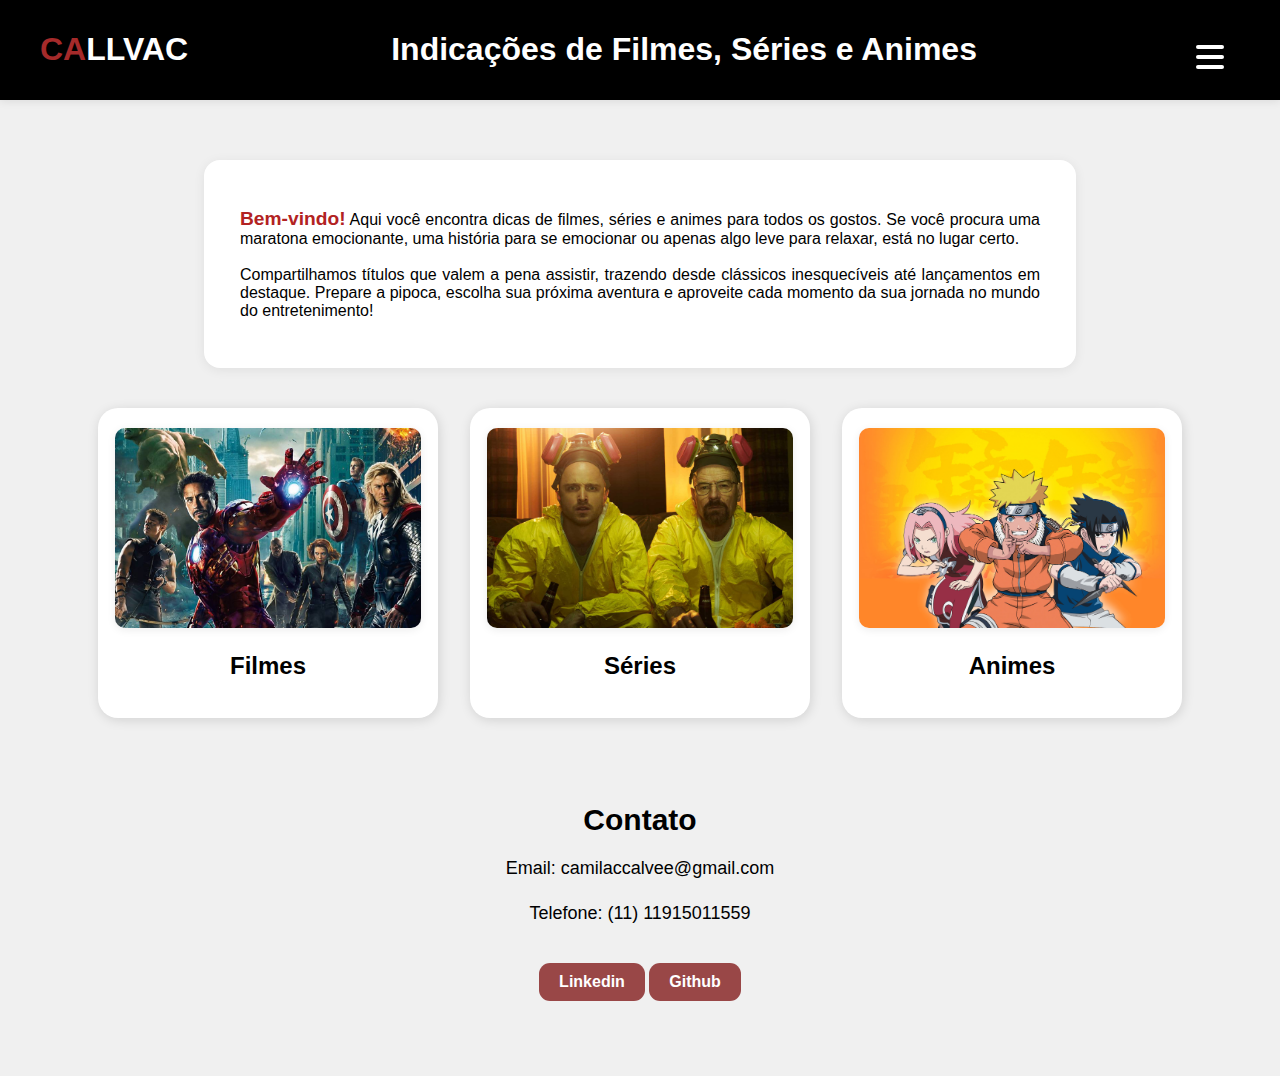
<file: index.html>
<!DOCTYPE html>
<html lang="pt-br">
<head>
    <meta charset="UTF-8">
    <meta name="viewport" content="width=device-width, initial-scale=1.0">
    <title>Página Inicial</title>
    <link rel="stylesheet" href="style.css">
</head>
<body>

    <header>
        <div class="header-content">
            <div class="callvac">
                <h1 class="destaque">CA<span class="logo">LLVAC</span></h1>
            </div>
            <div class="textoh1">
                <h1>Indicações de Filmes, Séries e Animes</h1>
            </div>
            <nav>
                <button class="menu-btn" aria-label="Abrir menu">
                    <span class="bar"></span>
                    <span class="bar"></span>
                    <span class="bar"></span>
                </button>
                <div class="menu-dropdown">
                    <a href="index.html">Início</a>
                    <a href="filme.html">Filmes</a>
                    <a href="serie.html">Séries</a>
                    <a href="anime.html">Animes</a>
                </div>
            </nav>
        </div>
    </header>

    <main>
        <div class="paragrafo destaque-main">
            <p><strong>Bem-vindo!</strong> Aqui você encontra dicas de filmes, séries e animes para todos os gostos. Se você procura uma maratona emocionante, uma história para se emocionar ou apenas algo leve para relaxar, está no lugar certo.<br><br>
            Compartilhamos títulos que valem a pena assistir, trazendo desde clássicos inesquecíveis até lançamentos em destaque. Prepare a pipoca, escolha sua próxima aventura e aproveite cada momento da sua jornada no mundo do entretenimento!</p>
            </div>

        <div class="container">
            <a href="filme.html" class="box" style="text-decoration: none; color: inherit;">
                <img src="imagens/iamgem_filme_inicio.jpeg" alt="Filmes">
                <h2>Filmes</h2>
            </a>
            <a href="serie.html" class="box" style="text-decoration: none; color: inherit;">
                <img src="imagens/imagem_serie_inicio.jpg" alt="Séries">
                <h2>Séries</h2>
            </a>
            <a href="anime.html" class="box" style="text-decoration: none; color: inherit;">
                <img src="imagens/naruto_inicio.jpg" alt="Animes">
                <h2>Animes</h2>
            </a>
        </div>
   
    </main>

     <div class="contato">
        <h2>Contato</h2>
        <p>Email: camilaccalvee@gmail.com</p>
        <p>Telefone: (11) 11915011559</p>
        <br>

        <div class="link">
            <a href="https://www.linkedin.com/in/camila-calve-jorge-470194352?utm_source=share&utm_campaign=share_via&utm_content=profile&utm_medium=ios_app">Linkedin</a>
        </div>

        <div class="link">
            <a href="https://github.com/CamilaCalve">Github</a>
        </div>
    </div>
    
</body>
</html>
</file>
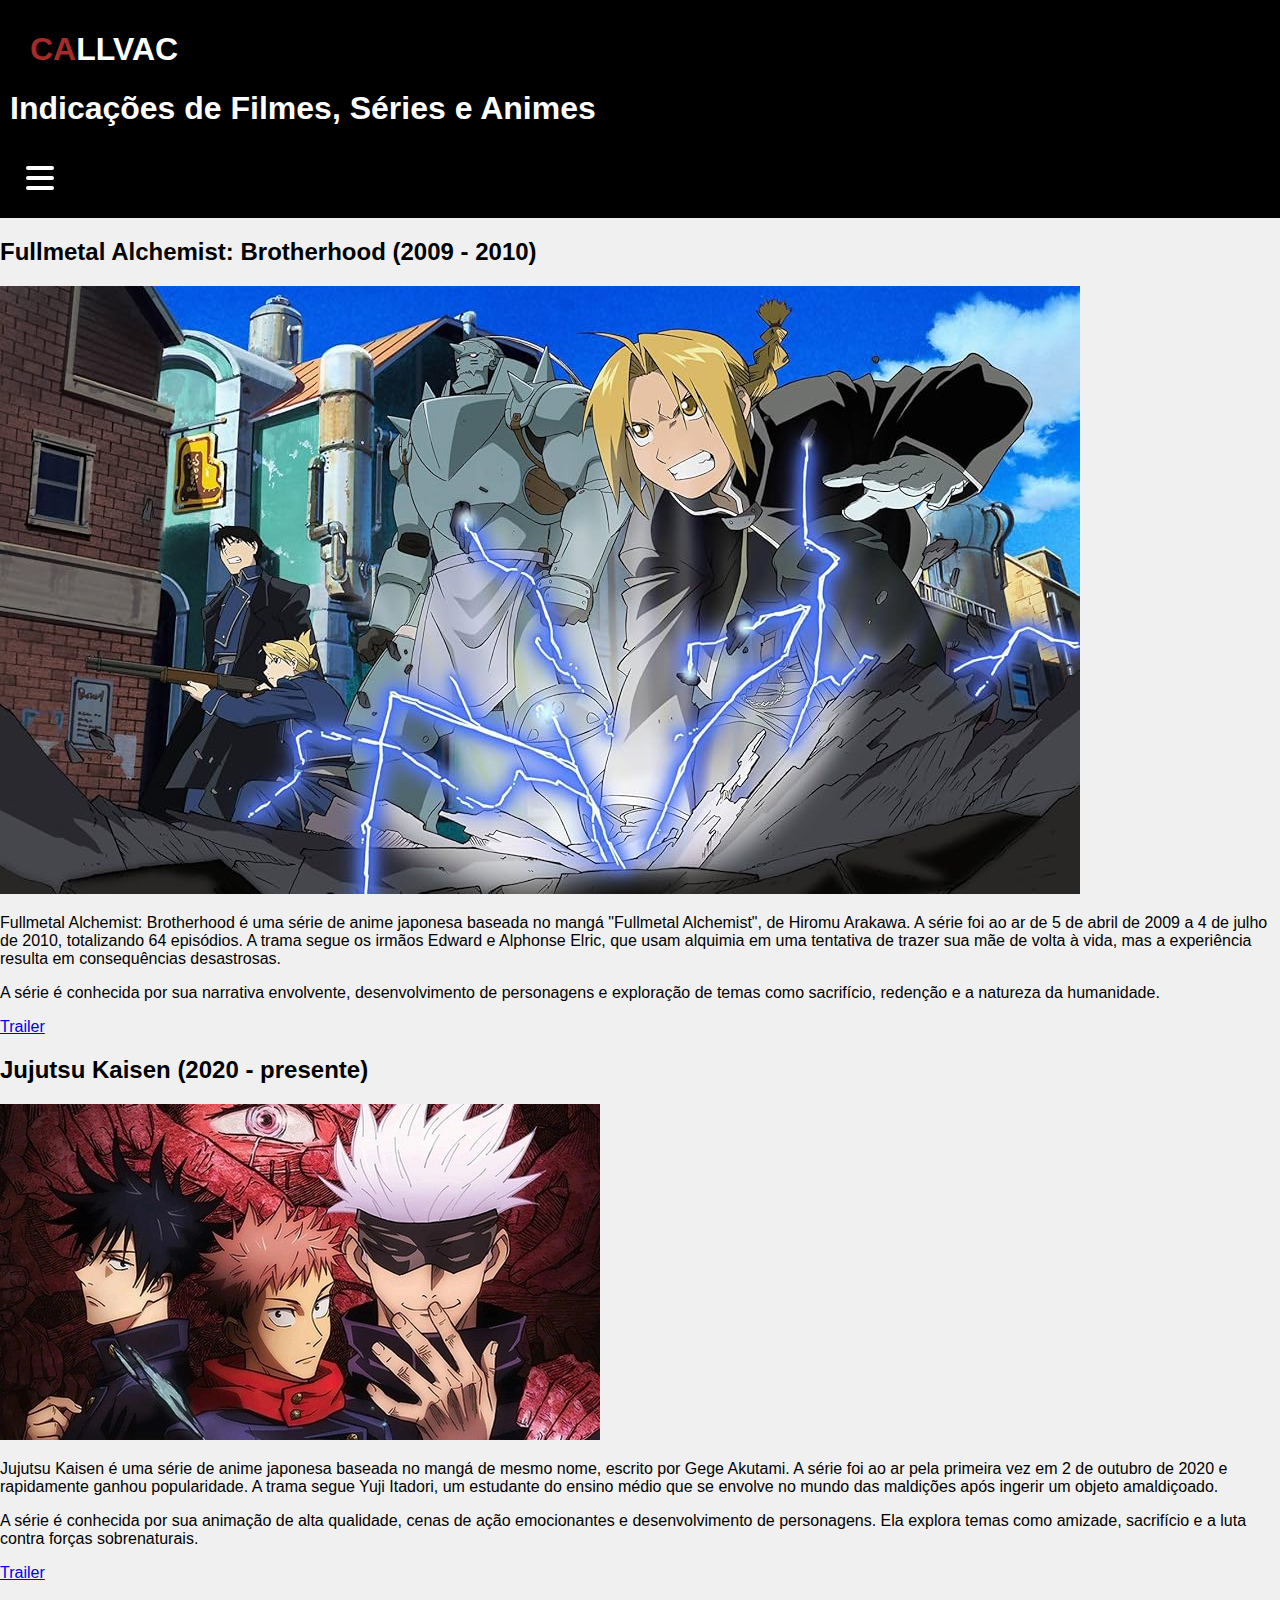
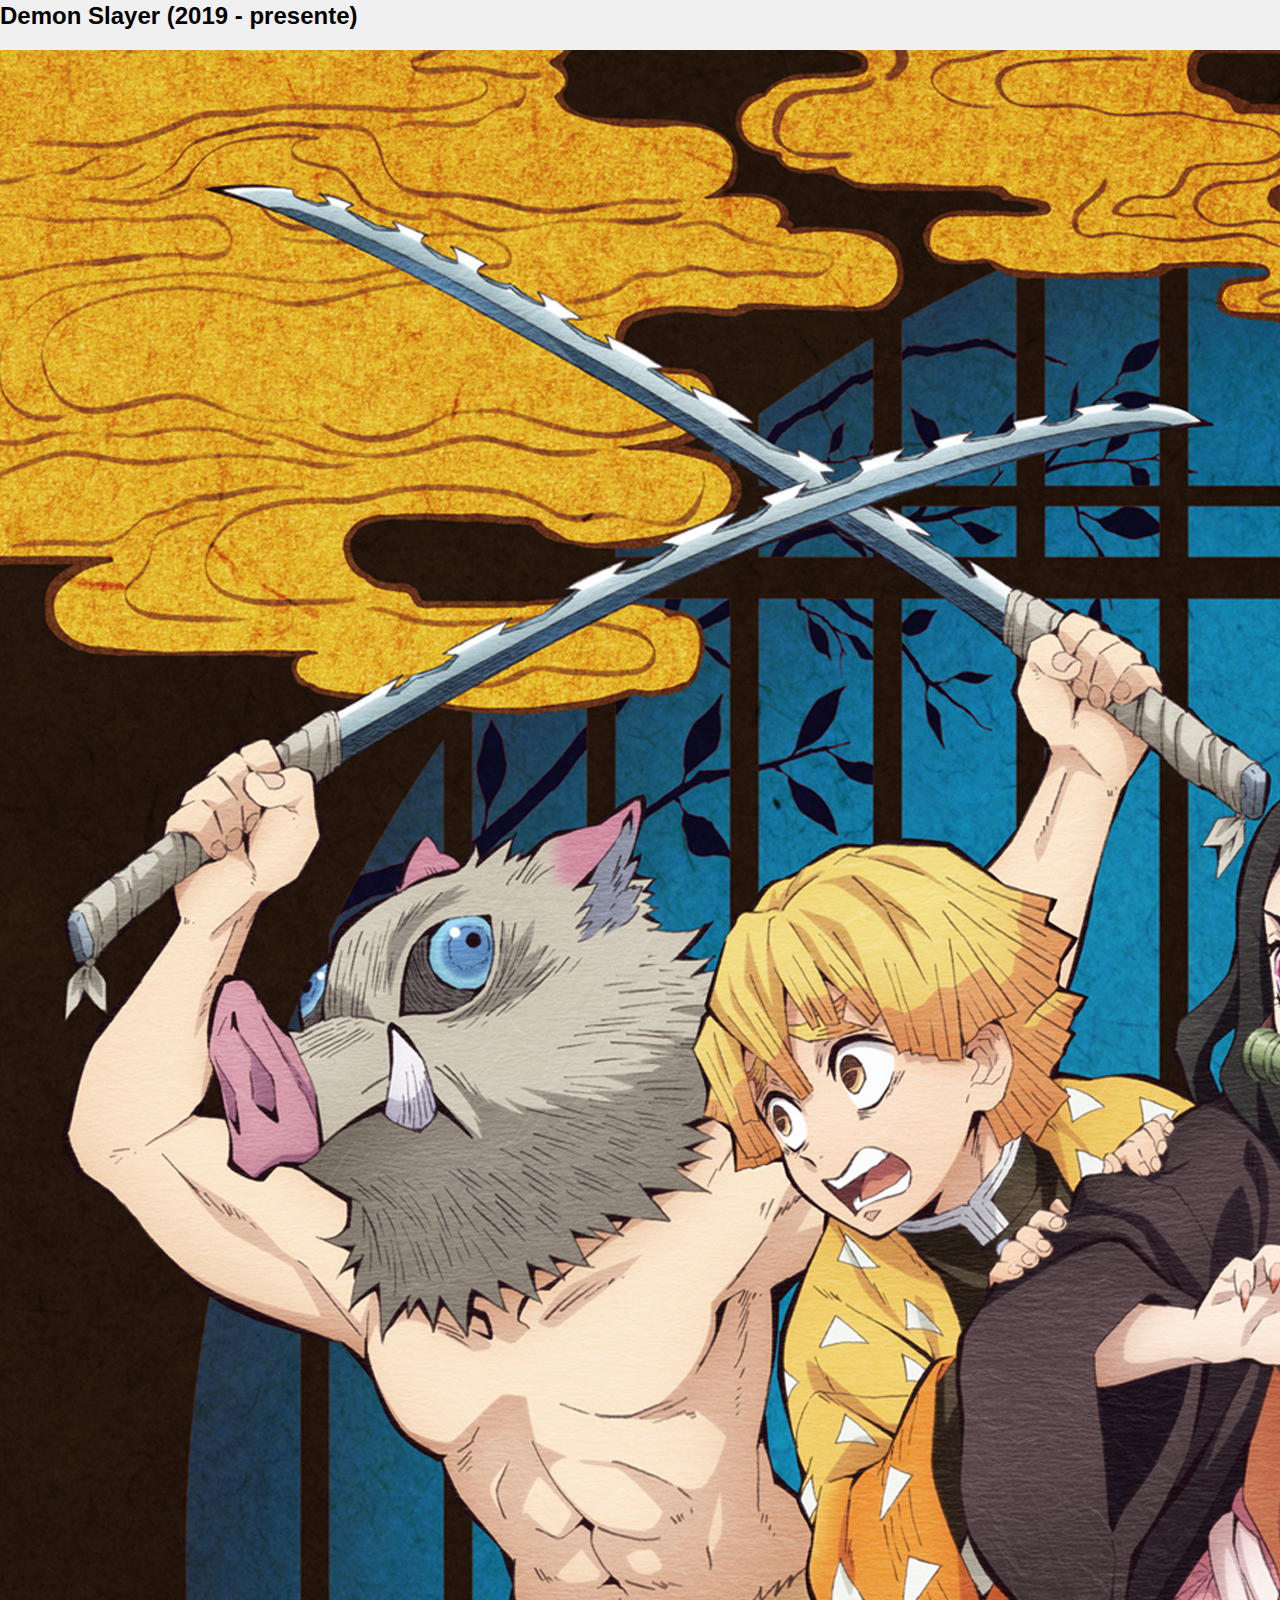
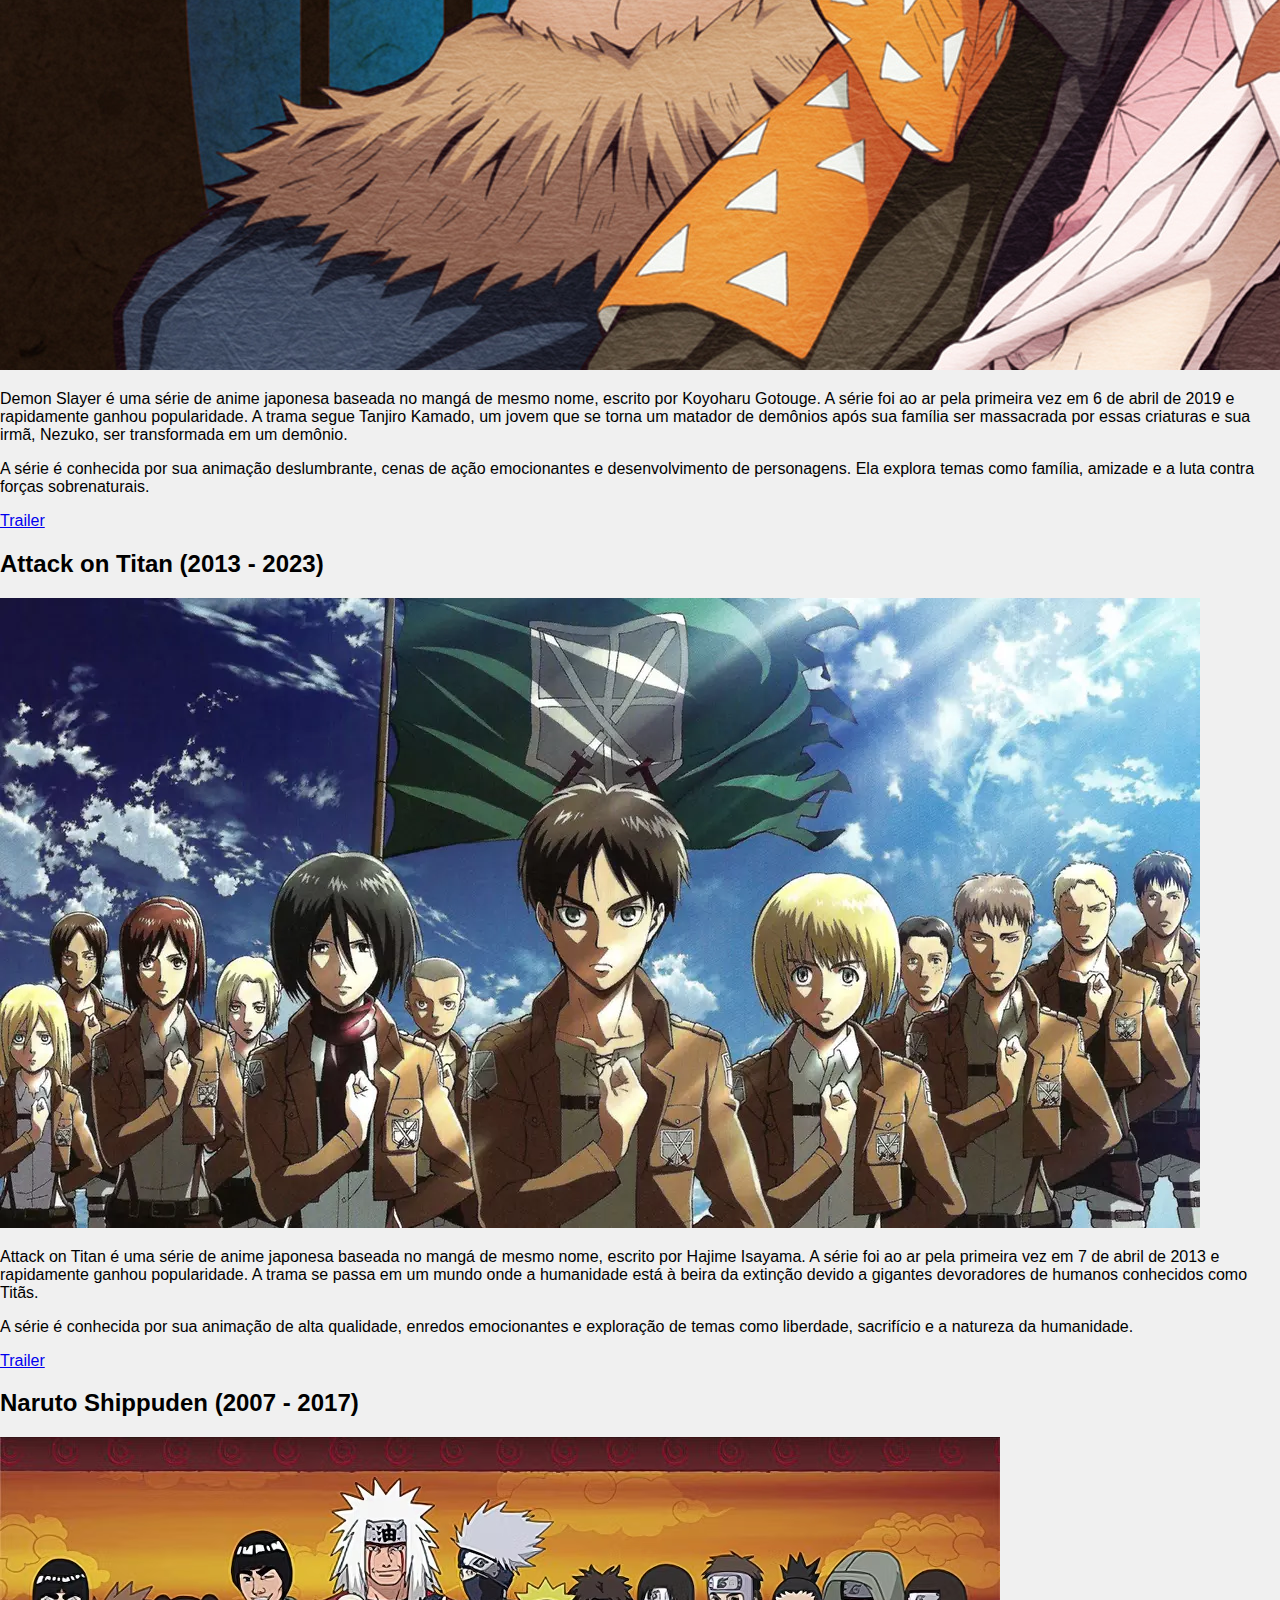
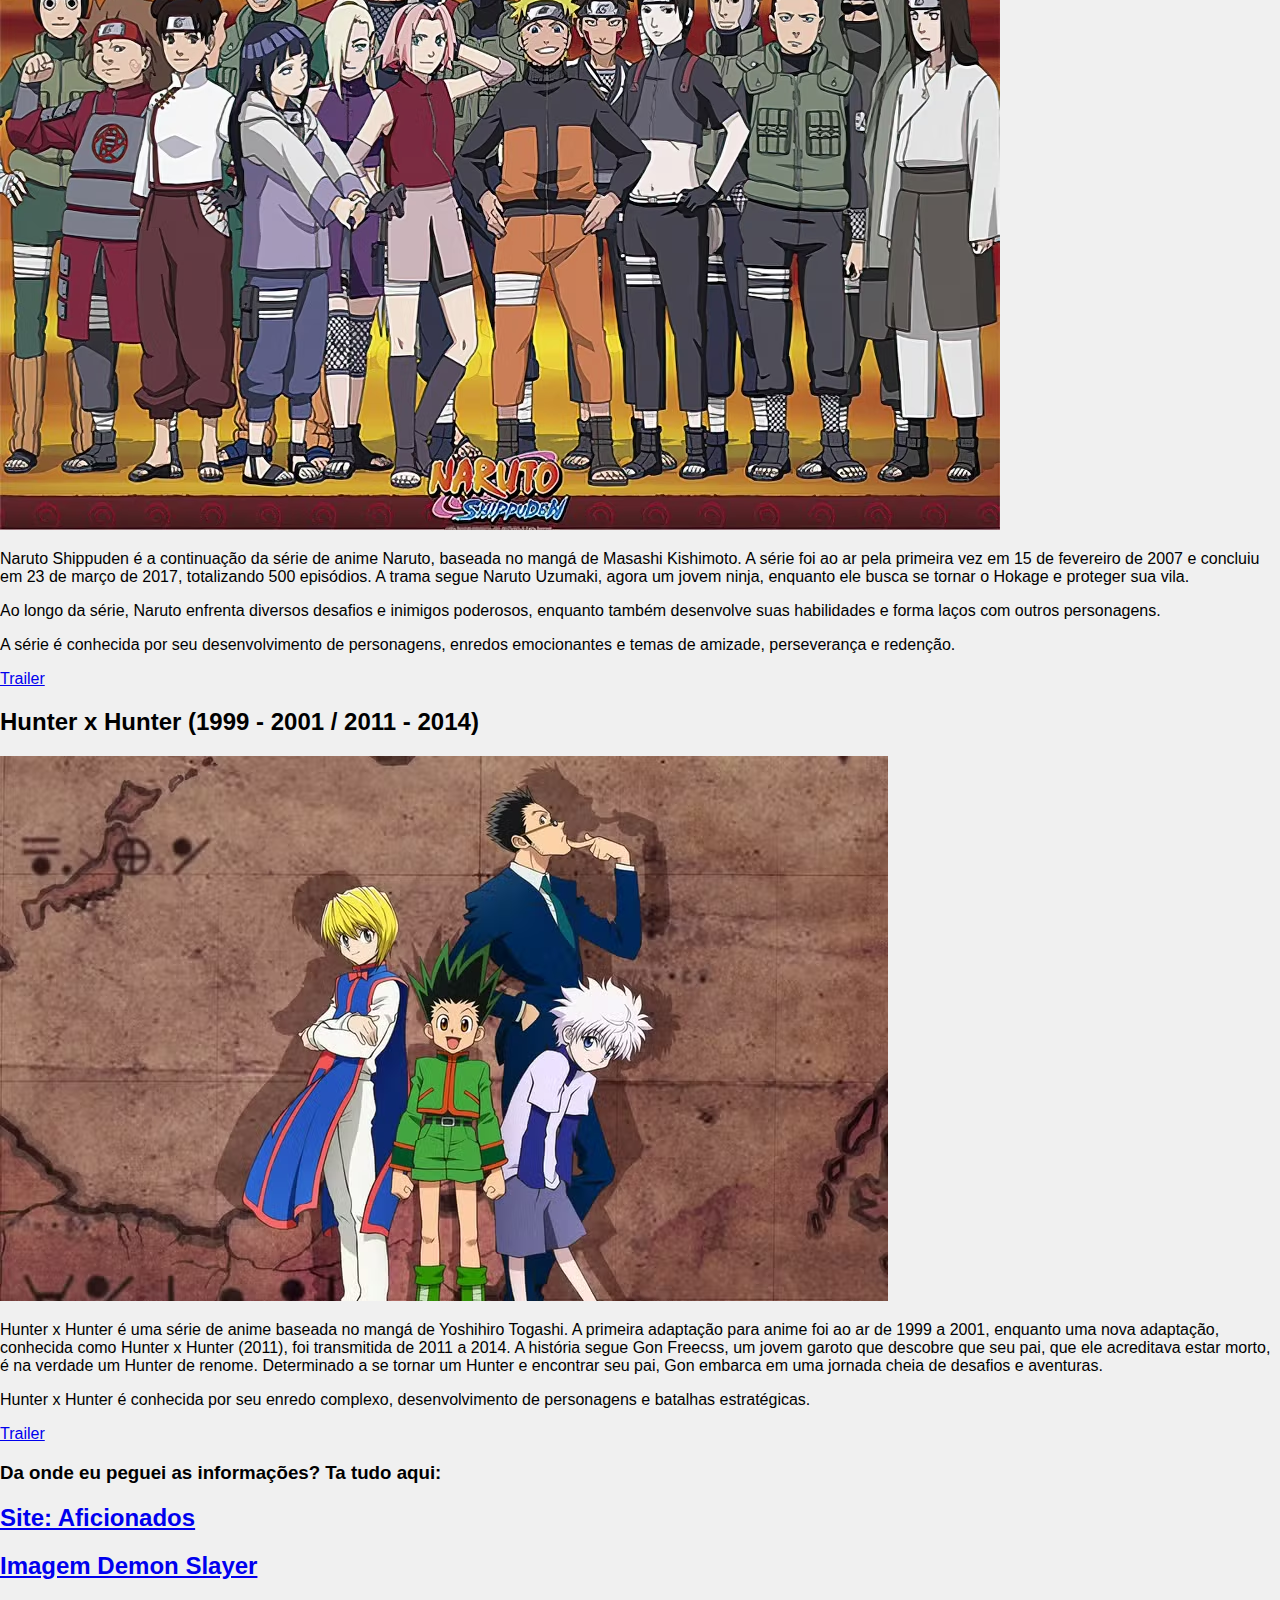
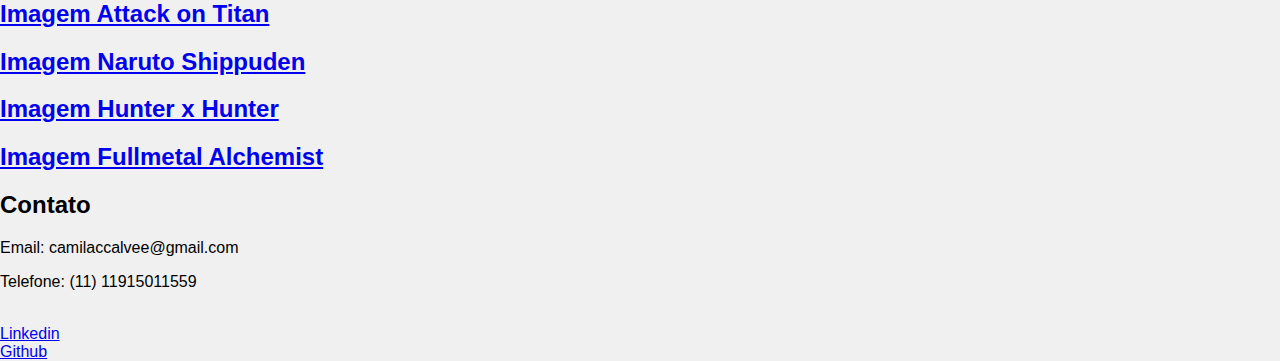
<file: anime.html>
<!DOCTYPE html>
<html lang="pt-br">
<head>
    <meta charset="UTF-8">
    <meta name="viewport" content="width=device-width, initial-scale=1.0">
    <title>Animes</title>
    <link rel="stylesheet" href="anime.css">
     <link rel="shortcut icon" href="imagens/cinema2.png" type="image/x-icon">
</head>
<body>

    <header>
        <div class="header-content">
            <div class="callvac">
                <h1 class="destaque">CA<span class="logo">LLVAC</span></h1>
            </div>
            <div class="textoh1">
                <h1>Indicações de Filmes, Séries e Animes</h1>
            </div>
            <nav>
                <button class="menu-btn" aria-label="Abrir menu">
                    <span class="bar"></span>
                    <span class="bar"></span>
                    <span class="bar"></span>
                </button>
                <div class="menu-dropdown">
                    <a href="index.html">Início</a>
                    <a href="filme.html">Filmes</a>
                    <a href="serie.html">Séries</a>
                    <a href="anime.html">Animes</a>
                </div>
            </nav>
        </div>
    </header>

    <main class="main-anime">
        <div class="container">
            <div class="box">
                <h2>Fullmetal Alchemist: Brotherhood (2009 - 2010)</h2>
                <img src="imagens/fullmetal2.jpeg" alt="">
                <p>Fullmetal Alchemist: Brotherhood é uma série de anime japonesa baseada no mangá "Fullmetal Alchemist", de Hiromu Arakawa. A série foi ao ar de 5 de abril de 2009 a 4 de julho de 2010, totalizando 64 episódios. A trama segue os irmãos Edward e Alphonse Elric, que usam alquimia em uma tentativa de trazer sua mãe de volta à vida, mas a experiência resulta em consequências desastrosas.</p>
                <p>A série é conhecida por sua narrativa envolvente, desenvolvimento de personagens e exploração de temas como sacrifício, redenção e a natureza da humanidade.</p>
                <a class="botao" href="https://youtu.be/kx0nBaS_q50?si=GhNdbpFfXi4Cil1e">Trailer</a>
               
            </div>

            <div class="box">
                <h2>Jujutsu Kaisen (2020 - presente)</h2>
                <img src="imagens/jujutsu-kaisen.webp" alt="">
                <p>Jujutsu Kaisen é uma série de anime japonesa baseada no mangá de mesmo nome, escrito por Gege Akutami. A série foi ao ar pela primeira vez em 2 de outubro de 2020 e rapidamente ganhou popularidade. A trama segue Yuji Itadori, um estudante do ensino médio que se envolve no mundo das maldições após ingerir um objeto amaldiçoado.</p>
                <p>A série é conhecida por sua animação de alta qualidade, cenas de ação emocionantes e desenvolvimento de personagens. Ela explora temas como amizade, sacrifício e a luta contra forças sobrenaturais.</p>
                <a class="botao" href="https://youtu.be/ynr6gnyu9NE?si=CzJdA4vc687g1ur_">Trailer</a>
            </div>

            <div class="box">
                <h2>Demon Slayer (2019 - presente)</h2>
                <img src="imagens/demon_slayer.jpg" alt="">
                <p>Demon Slayer é uma série de anime japonesa baseada no mangá de mesmo nome, escrito por Koyoharu Gotouge. A série foi ao ar pela primeira vez em 6 de abril de 2019 e rapidamente ganhou popularidade. A trama segue Tanjiro Kamado, um jovem que se torna um matador de demônios após sua família ser massacrada por essas criaturas e sua irmã, Nezuko, ser transformada em um demônio.</p>
                <p>A série é conhecida por sua animação deslumbrante, cenas de ação emocionantes e desenvolvimento de personagens. Ela explora temas como família, amizade e a luta contra forças sobrenaturais.</p>
                <a class="botao" href="https://youtu.be/VQGCKyvzIM4?si=fQfBmJvvYPAPojg9">Trailer</a>
            </div>

            <div class="box">
                <h2>Attack on Titan (2013 - 2023)</h2>
                <img src="imagens/attack-on-titan-capa.webp" alt="">
                <p>Attack on Titan é uma série de anime japonesa baseada no mangá de mesmo nome, escrito por Hajime Isayama. A série foi ao ar pela primeira vez em 7 de abril de 2013 e rapidamente ganhou popularidade. A trama se passa em um mundo onde a humanidade está à beira da extinção devido a gigantes devoradores de humanos conhecidos como Titãs.</p>
                <p>A série é conhecida por sua animação de alta qualidade, enredos emocionantes e exploração de temas como liberdade, sacrifício e a natureza da humanidade.</p>
                <a class="botao" href="https://youtu.be/8sdcn7s1sGs?si=weHuauM80PlUucnU">Trailer</a>
            </div>

            <div class="box">
                <h2>Naruto Shippuden (2007 - 2017)</h2>
                <img src="imagens/Naruto_Shippuden.avif" alt="">
                <p>Naruto Shippuden é a continuação da série de anime Naruto, baseada no mangá de Masashi Kishimoto. A série foi ao ar pela primeira vez em 15 de fevereiro de 2007 e concluiu em 23 de março de 2017, totalizando 500 episódios. A trama segue Naruto Uzumaki, agora um jovem ninja, enquanto ele busca se tornar o Hokage e proteger sua vila.</p>
                <p>Ao longo da série, Naruto enfrenta diversos desafios e inimigos poderosos, enquanto também desenvolve suas habilidades e forma laços com outros personagens.</p>
                <p>A série é conhecida por seu desenvolvimento de personagens, enredos emocionantes e temas de amizade, perseverança e redenção.</p>
                <a class="botao" href="https://youtu.be/22R0j8UKRzY?si=mIGod3wYbaMKbSD-">Trailer</a>
            </div>

            <div class="box">
                <h2>Hunter x Hunter (1999 - 2001 / 2011 - 2014)</h2>
                <img src="imagens/HXH.avif" alt="">
                <p>Hunter x Hunter é uma série de anime baseada no mangá de Yoshihiro Togashi. A primeira adaptação para anime foi ao ar de 1999 a 2001, enquanto uma nova adaptação, conhecida como Hunter x Hunter (2011), foi transmitida de 2011 a 2014. A história segue Gon Freecss, um jovem garoto que descobre que seu pai, que ele acreditava estar morto, é na verdade um Hunter de renome. Determinado a se tornar um Hunter e encontrar seu pai, Gon embarca em uma jornada cheia de desafios e aventuras.</p>
                <p>Hunter x Hunter é conhecida por seu enredo complexo, desenvolvimento de personagens e batalhas estratégicas.</p>
                <a class="botao" href="https://youtu.be/d6kBeJjTGnY?si=E3mUdeM4DVzkK4zI">Trailer</a>
            </div>

        </div>
    </main>

    <main class="informacoes">
        <h3>Da onde eu peguei as informações? Ta tudo aqui:</h2>
        <div class="container2">
            <a href="https://www.aficionados.com.br/bons-animes-para-assistir/" class="box2">
                <h2>Site: Aficionados</h2>
            </a>
            <a href="https://www.google.com/url?sa=i&url=https%3A%2F%2Fwww.primevideo.com%2Fdetail%2FDemon-Slayer-Kimetsu-no-Yaiba-Original-Japanese-Version%2F0IGU74KHHZARVO5UAR87R3AZMV&psig=AOvVaw1nBjT_OBYvn_qhg_teMKfP&ust=1758841242513000&source=images&cd=vfe&opi=89978449&ved=0CBUQjRxqFwoTCMDZlKnA8o8DFQAAAAAdAAAAABAE" class="box2">
                <h2>Imagem Demon Slayer</h2>
            </a>
            <a href="https://p2.trrsf.com/image/fget/cf/1200/630/middle/images.terra.com/2022/01/14/attack-on-titan-capa.jpg" class="box2">
                <h2>Imagem Attack on Titan</h2>
            </a>
            <a href="https://i5.walmartimages.com/seo/Movie-Posters-USA-NarutoPosters-24-x-36-Set-of-4_9d8269c7-0683-4fa3-b848-592b229e972e.b0504bc5b5be838603b6002b81ff0e48.jpeg" class="box2">
                <h2>Imagem Naruto Shippuden</h2>
            </a>
            <a href="https://s2-techtudo.glbimg.com/JfphtkF_VY8WoUIEBkUnq1B3grc=/0x0:1241x762/888x0/smart/filters:strip_icc()/i.s3.glbimg.com/v1/AUTH_08fbf48bc0524877943fe86e43087e7a/internal_photos/bs/2025/T/L/AuXEBTQ4yocIS47MIs4A/gy3vkx1mr-backdrop-wide.jpg" class="box2">
                <h2>Imagem Hunter x Hunter</h2>
            </a>
            <a href="https://api.radiojhero.com/files/57/43/5743af1659a1670c73e4096937809a9b56d6a54ed3c1ea14e19991280dd42c7e.jpeg" class="box2">
                <h2>Imagem Fullmetal Alchemist</h2>
            </a>
        </div>
    </main>


     <div class="contato">
        <h2>Contato</h2>
        <p>Email: camilaccalvee@gmail.com</p>
        <p>Telefone: (11) 11915011559</p>
        <br>

        <div class="link">
            <a href="https://www.linkedin.com/in/camila-calve-jorge-470194352?utm_source=share&utm_campaign=share_via&utm_content=profile&utm_medium=ios_app">Linkedin</a>
        </div>

        <div class="link">
            <a href="https://github.com/CamilaCalve">Github</a>
        </div>
    </div>
    
</body>
</html>
</file>
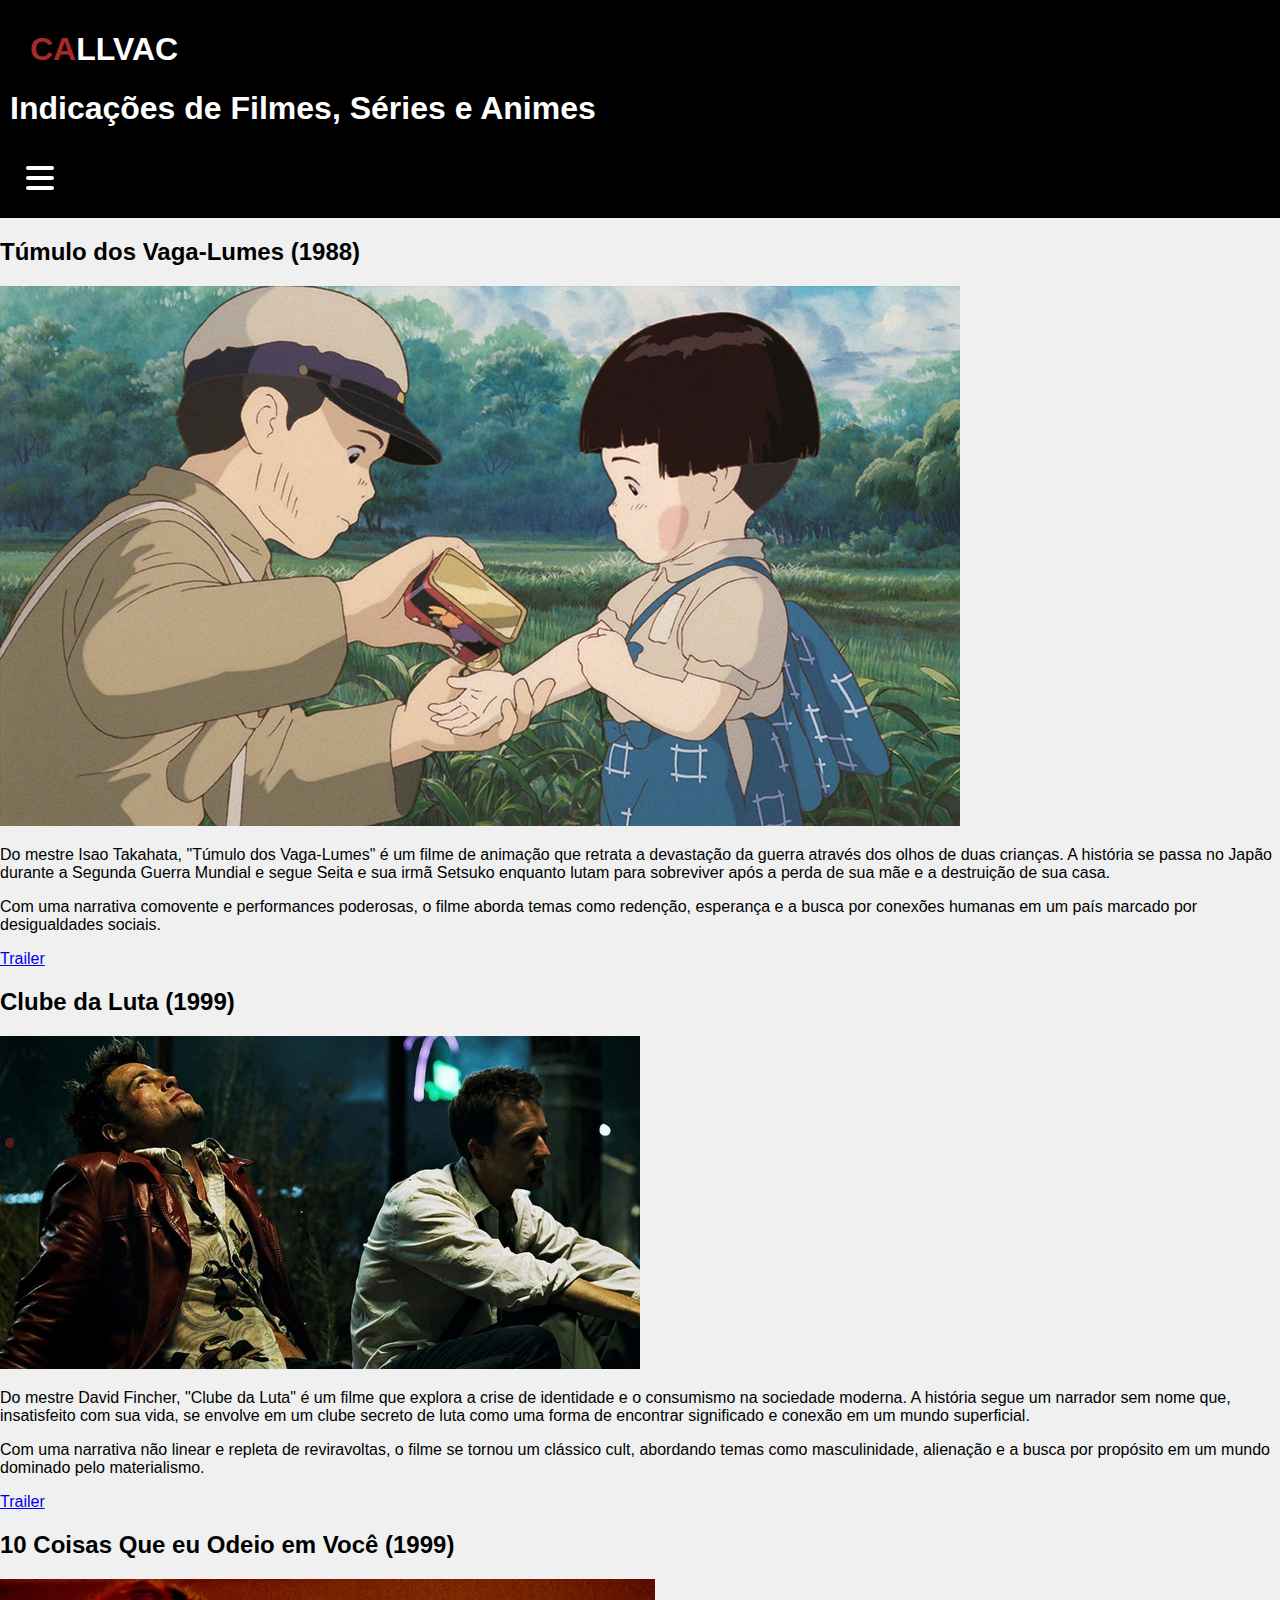
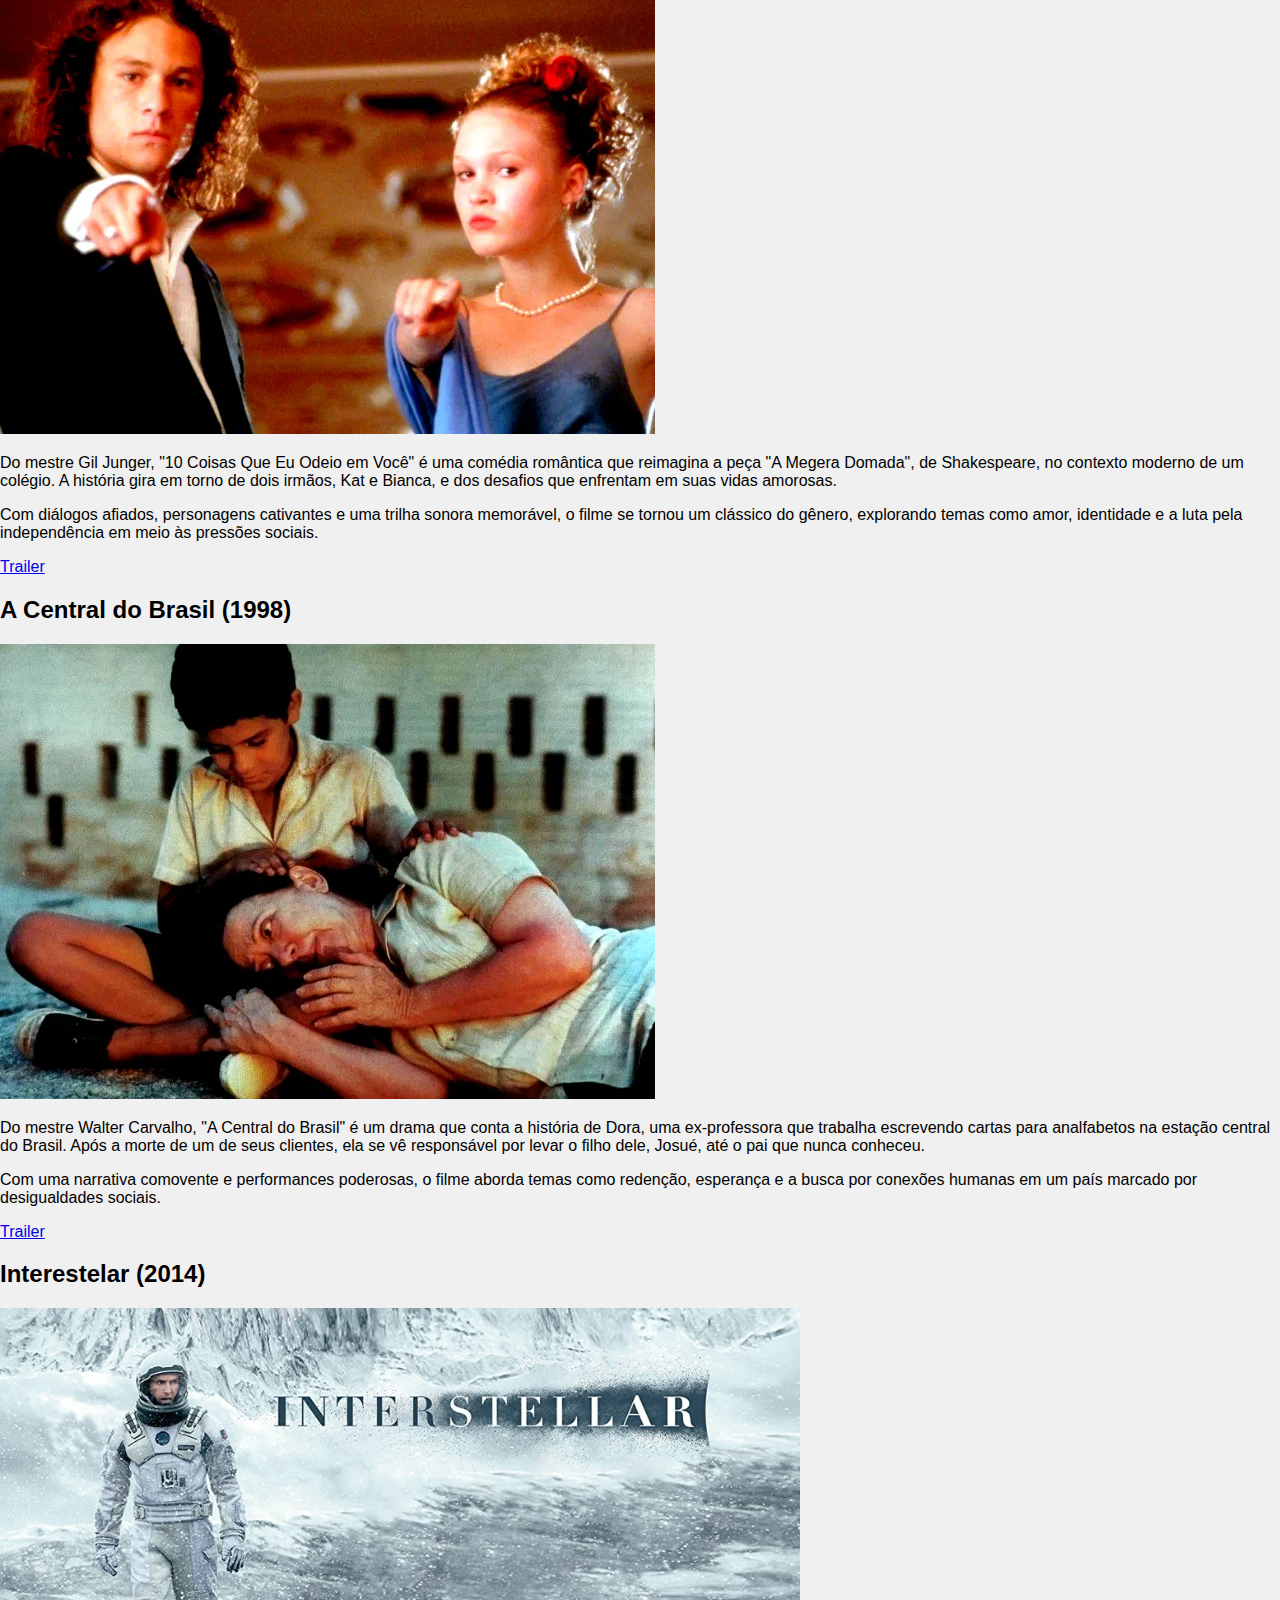
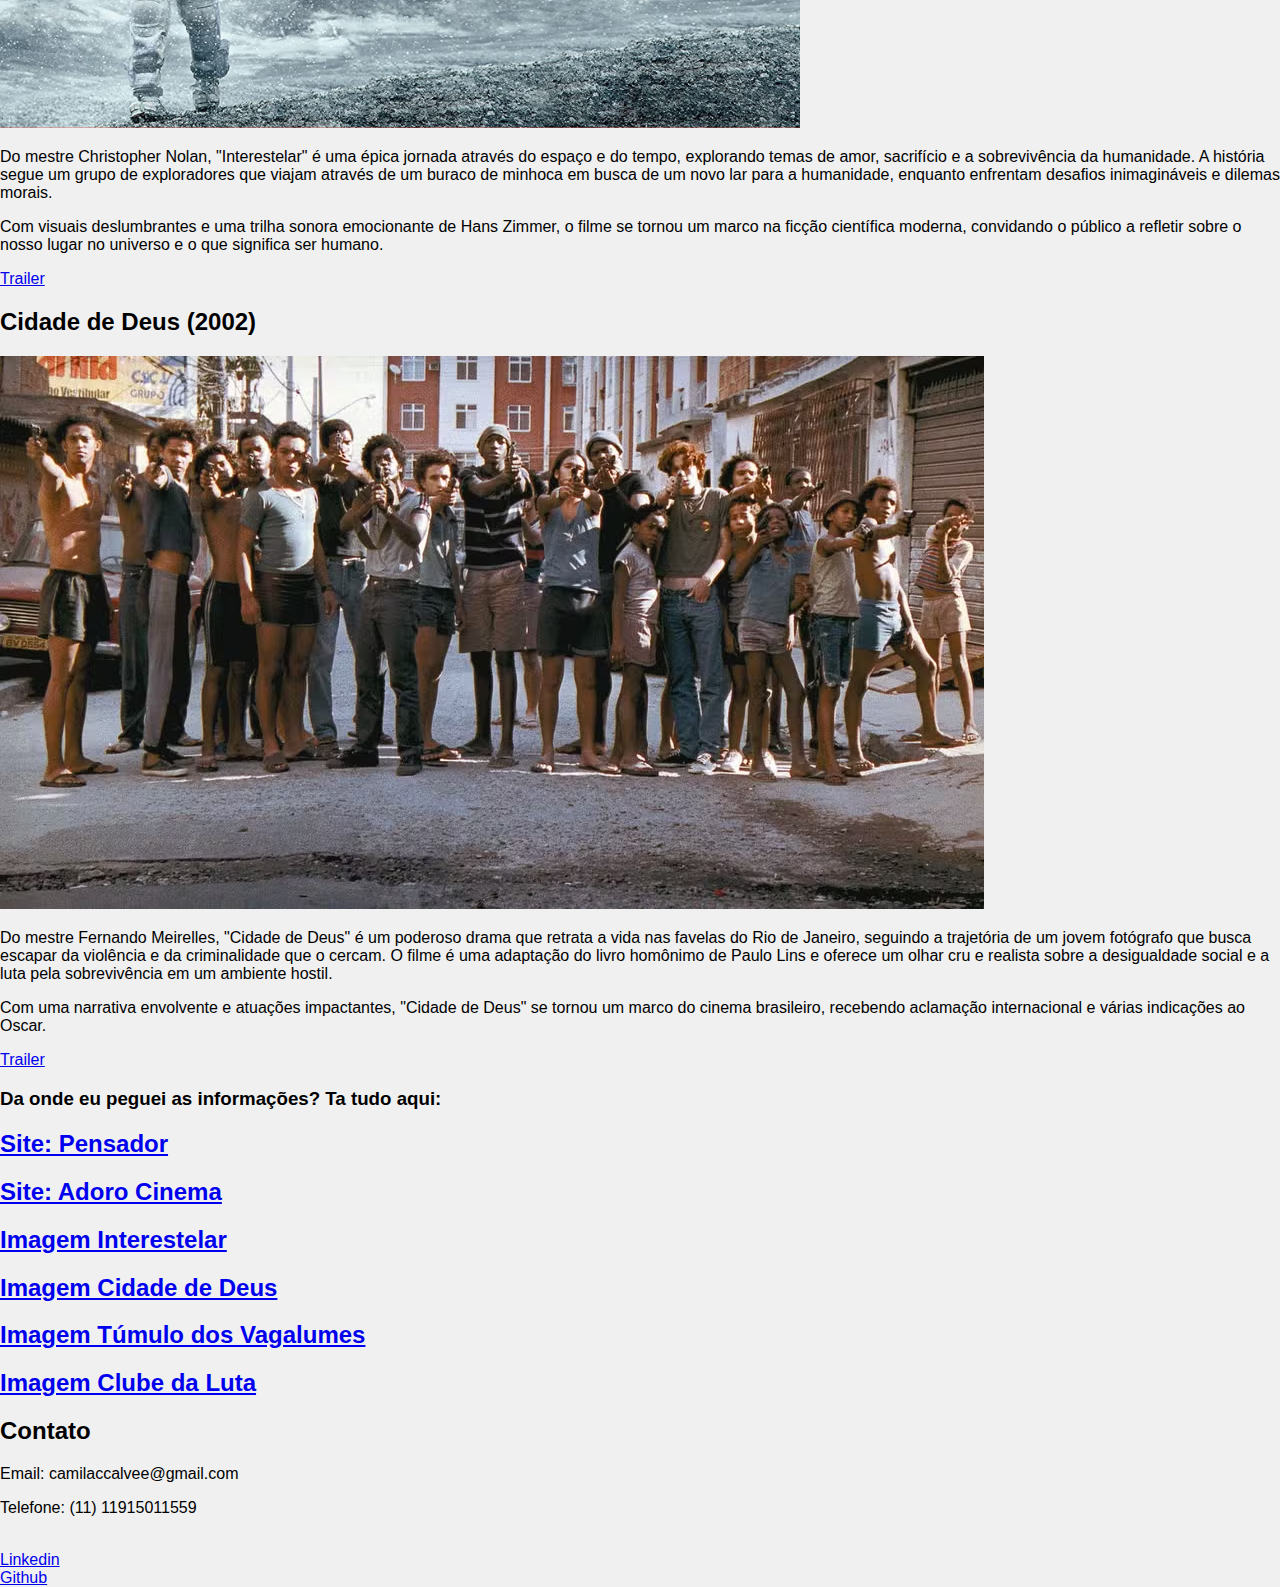
<file: filme.html>
<!DOCTYPE html>
<html lang="pt-br">
<head>
    <meta charset="UTF-8">
    <meta name="viewport" content="width=device-width, initial-scale=1.0">
    <title>Filmes</title>
    <link rel="stylesheet" href="filme.css">
     <link rel="shortcut icon" href="imagens/cinema2.png" type="image/x-icon">
    
</head>
<body>

    <header>
        <div class="header-content">
            <div class="callvac">
                <h1 class="destaque">CA<span class="logo">LLVAC</span></h1>
            </div>
            <div class="textoh1">
                <h1>Indicações de Filmes, Séries e Animes</h1>
            </div>
            <nav>
                <button class="menu-btn" aria-label="Abrir menu">
                    <span class="bar"></span>
                    <span class="bar"></span>
                    <span class="bar"></span>
                </button>
                <div class="menu-dropdown">
                    <a href="index.html">Início</a>
                    <a href="filme.html">Filmes</a>
                    <a href="serie.html">Séries</a>
                    <a href="anime.html">Animes</a>
                </div>
            </nav>
        </div>
    </header>

    <main class="main-filme">
        <div class="container">
            <div class="box">
                <h2>Túmulo dos Vaga-Lumes (1988)</h2>
                <img src="imagens/tumulo_de_vagalumes.webp" alt="">
                <p>Do mestre Isao Takahata, "Túmulo dos Vaga-Lumes" é um filme de animação que retrata a devastação da guerra através dos olhos de duas crianças. A história se passa no Japão durante a Segunda Guerra Mundial e segue Seita e sua irmã Setsuko enquanto lutam para sobreviver após a perda de sua mãe e a destruição de sua casa.</p>
                <p>Com uma narrativa comovente e performances poderosas, o filme aborda temas como redenção, esperança e a busca por conexões humanas em um país marcado por desigualdades sociais.</p>
                <a class="botao" href="https://youtu.be/NAKlDJmwq-g?si=aKBAmBHcyCvzRn56">Trailer</a>
               
            </div>

            <div class="box">
                <h2>Clube da Luta (1999)</h2>
                <img src="imagens/clube-da-luta2.jpeg" alt="">
                <p>Do mestre David Fincher, "Clube da Luta" é um filme que explora a crise de identidade e o consumismo na sociedade moderna. A história segue um narrador sem nome que, insatisfeito com sua vida, se envolve em um clube secreto de luta como uma forma de encontrar significado e conexão em um mundo superficial.</p>
                <p>Com uma narrativa não linear e repleta de reviravoltas, o filme se tornou um clássico cult, abordando temas como masculinidade, alienação e a busca por propósito em um mundo dominado pelo materialismo.</p>
                <a class="botao" href="https://youtu.be/lJ5281THeKQ?si=m3uVPJK_ExjhLE7U">Trailer</a>
            </div>

            <div class="box">
                <h2>10 Coisas Que eu Odeio em Você (1999)</h2>
                <img src="imagens/10_coisas_que_eu_odeio_em_voce.webp" alt="">
                <p>Do mestre Gil Junger, "10 Coisas Que Eu Odeio em Você" é uma comédia romântica que reimagina a peça "A Megera Domada", de Shakespeare, no contexto moderno de um colégio. A história gira em torno de dois irmãos, Kat e Bianca, e dos desafios que enfrentam em suas vidas amorosas.</p>
                <p>Com diálogos afiados, personagens cativantes e uma trilha sonora memorável, o filme se tornou um clássico do gênero, explorando temas como amor, identidade e a luta pela independência em meio às pressões sociais.</p>
                <a class="botao" href="https://youtu.be/tD76OqlJRwQ?si=7uO-j_3GU5XRty9O">Trailer</a>
            </div>

            <div class="box">
                <h2>A Central do Brasil (1998)</h2>
                <img src="imagens/a_central_do_brasi.webp" alt="">
                <p>Do mestre Walter Carvalho, "A Central do Brasil" é um drama que conta a história de Dora, uma ex-professora que trabalha escrevendo cartas para analfabetos na estação central do Brasil. Após a morte de um de seus clientes, ela se vê responsável por levar o filho dele, Josué, até o pai que nunca conheceu.</p>
                <p>Com uma narrativa comovente e performances poderosas, o filme aborda temas como redenção, esperança e a busca por conexões humanas em um país marcado por desigualdades sociais.</p>
                <a class="botao" href="https://youtu.be/JSWgOhRjJmo?si=qUMjqBk8r04fHdYb">Trailer</a>
            </div>

            <div class="box">
                <h2>Interestelar (2014)</h2>
                <img src="imagens/Interestelar.png" alt="">
                <p>Do mestre Christopher Nolan, "Interestelar" é uma épica jornada através do espaço e do tempo, explorando temas de amor, sacrifício e a sobrevivência da humanidade. A história segue um grupo de exploradores que viajam através de um buraco de minhoca em busca de um novo lar para a humanidade, enquanto enfrentam desafios inimagináveis e dilemas morais.</p>
                <p>Com visuais deslumbrantes e uma trilha sonora emocionante de Hans Zimmer, o filme se tornou um marco na ficção científica moderna, convidando o público a refletir sobre o nosso lugar no universo e o que significa ser humano.</p>
                <a class="botao" href="https://youtu.be/i6avfCqKcQo?si=0SMYqqSgtU145g16">Trailer</a>
            </div>

              <div class="box">
                <h2>Cidade de Deus (2002)</h2>
                <img src="imagens/cidade-de-deus-1.avif" alt="">
                <p>Do mestre Fernando Meirelles, "Cidade de Deus" é um poderoso drama que retrata a vida nas favelas do Rio de Janeiro, seguindo a trajetória de um jovem fotógrafo que busca escapar da violência e da criminalidade que o cercam. O filme é uma adaptação do livro homônimo de Paulo Lins e oferece um olhar cru e realista sobre a desigualdade social e a luta pela sobrevivência em um ambiente hostil.</p>
                <p>Com uma narrativa envolvente e atuações impactantes, "Cidade de Deus" se tornou um marco do cinema brasileiro, recebendo aclamação internacional e várias indicações ao Oscar.</p>
                <a class="botao" href="https://youtu.be/fZJUKixyeXM?si=pZ0Fp_Gm2RB9hmDW">Trailer</a>
            </div>

        </div>
    </main>

    <main class="informacoes">
        <h3>Da onde eu peguei as informações? Ta tudo aqui:</h2>
        <div class="container2">
            <a href="https://www.pensador.com/filmes_classicos/" class="box2">
                <h2>Site: Pensador</h2>
            </a>
            <a href="https://www.adorocinema.com/filmes/melhores/?page=9" class="box2">
                <h2>Site: Adoro Cinema</h2>
            </a>
            <a href="https://jornal.usp.br/wp-content/uploads/2022/05/CineCiencia-Interestelar-.png" class="box2">
                <h2>Imagem Interestelar</h2>
            </a>
            <a href="https://s2-g1.glbimg.com/iapTibtTnIvni_zg4qkCxu477N0=/0x0:2019x1134/984x0/smart/filters:strip_icc()/i.s3.glbimg.com/v1/AUTH_59edd422c0c84a879bd37670ae4f538a/internal_photos/bs/2024/E/s/2HZsAyRFKWqQxY9voR5A/cidade-de-deus-1.jpg" class="box2">
                <h2>Imagem Cidade de Deus</h2>
            </a>
            <a href="https://i0.wp.com/cinegrandiose.com/wp-content/uploads/2016/08/Fireflies-2.png?fit=960%2C540&ssl=1" class="box2">
                <h2>Imagem Túmulo dos Vagalumes</h2>
            </a>
            <a href="https://images.justwatch.com/backdrop/247729258/s640/clube-da-luta" class="box2">
                <h2>Imagem Clube da Luta</h2>
            </a>
        </div>
    </main>


     <div class="contato">
        <h2>Contato</h2>
        <p>Email: camilaccalvee@gmail.com</p>
        <p>Telefone: (11) 11915011559</p>
        <br>

        <div class="link">
            <a href="https://www.linkedin.com/in/camila-calve-jorge-470194352?utm_source=share&utm_campaign=share_via&utm_content=profile&utm_medium=ios_app">Linkedin</a>
        </div>

        <div class="link">
            <a href="https://github.com/CamilaCalve">Github</a>
        </div>
    </div>
    
</body>
</html>
</file>
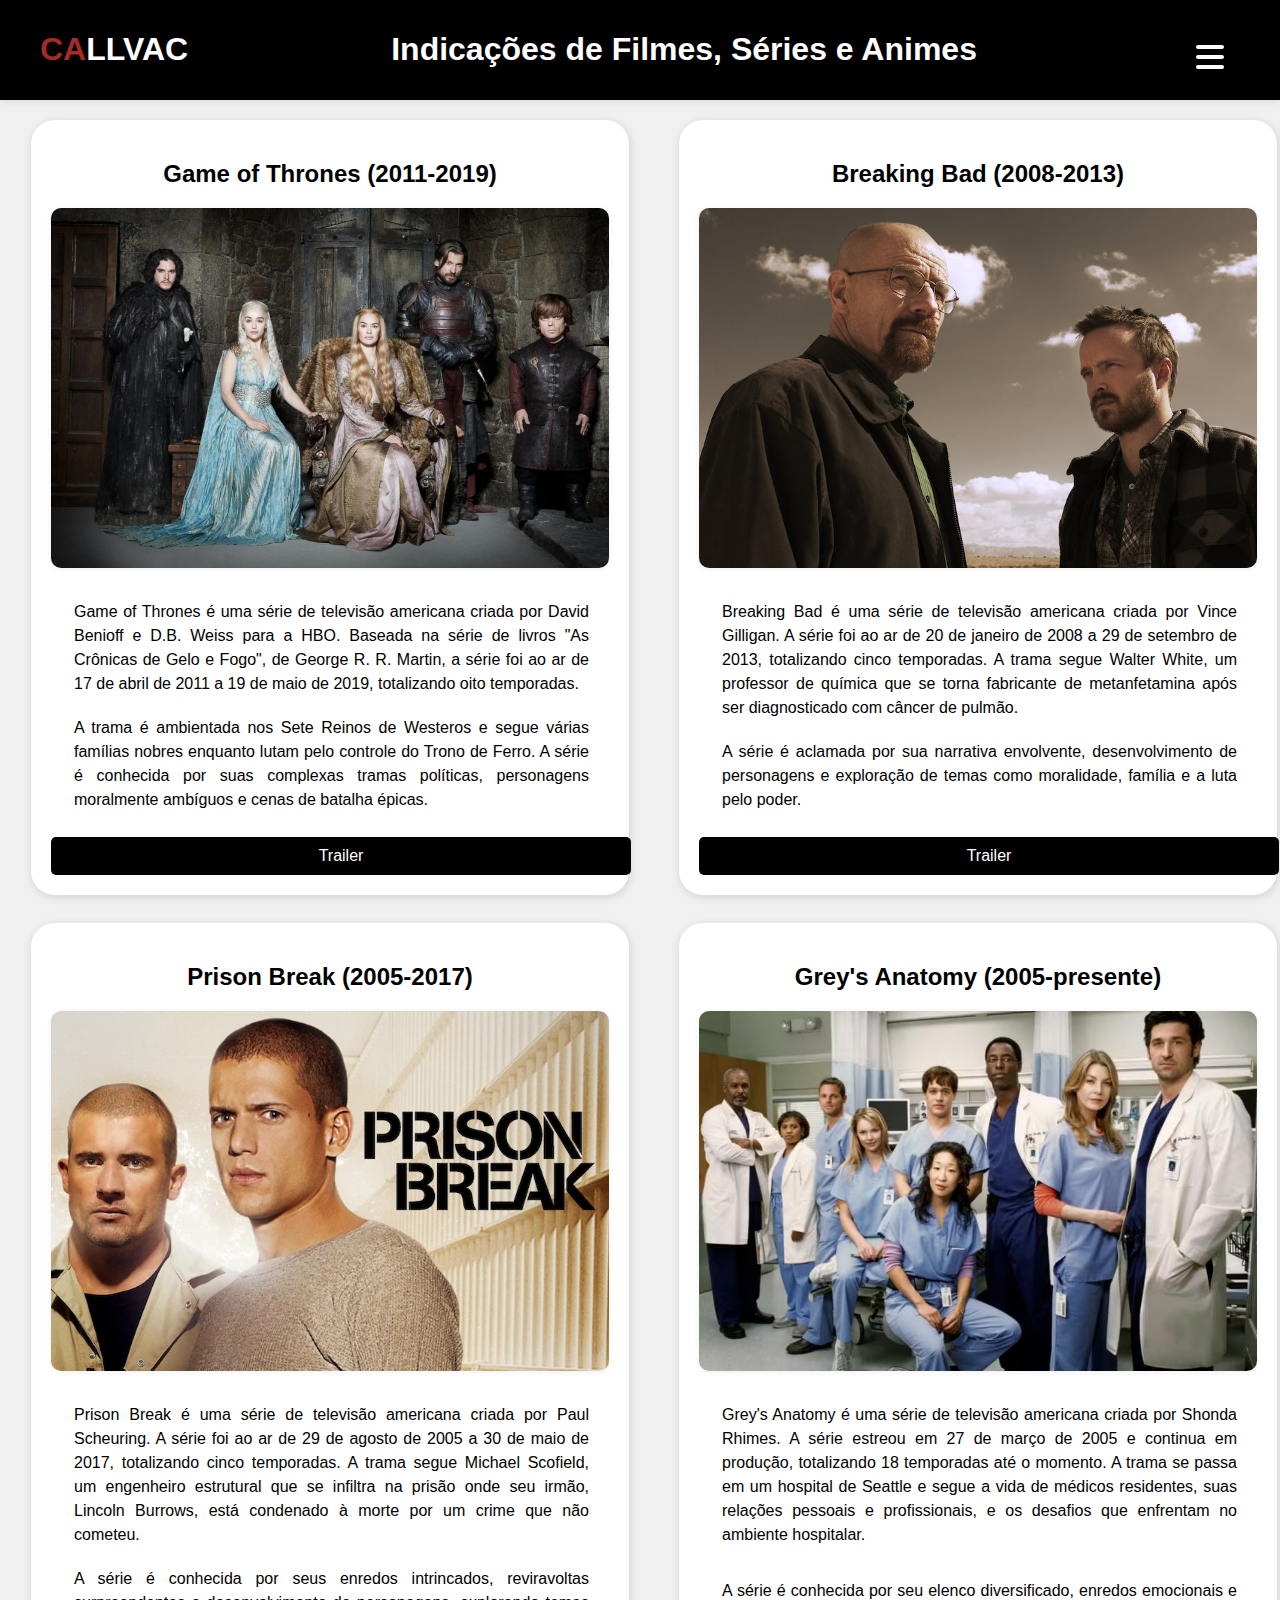
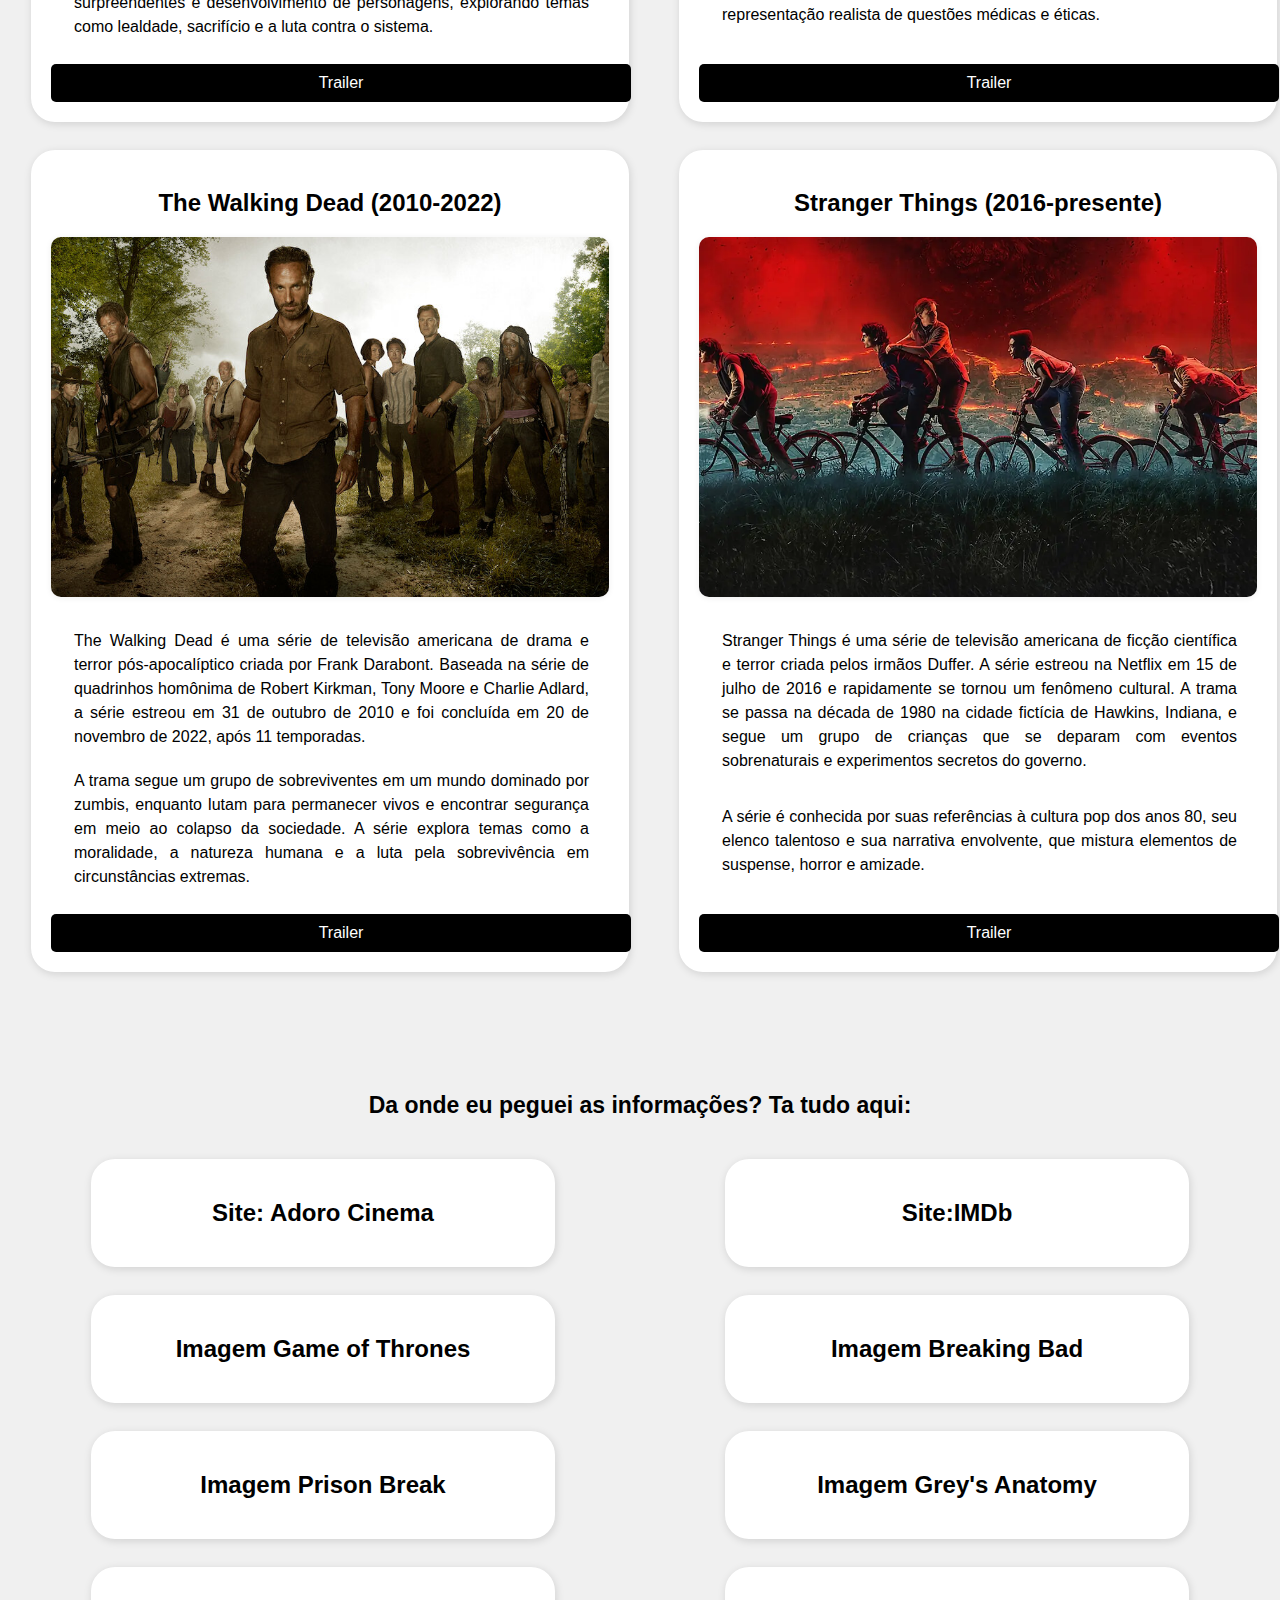
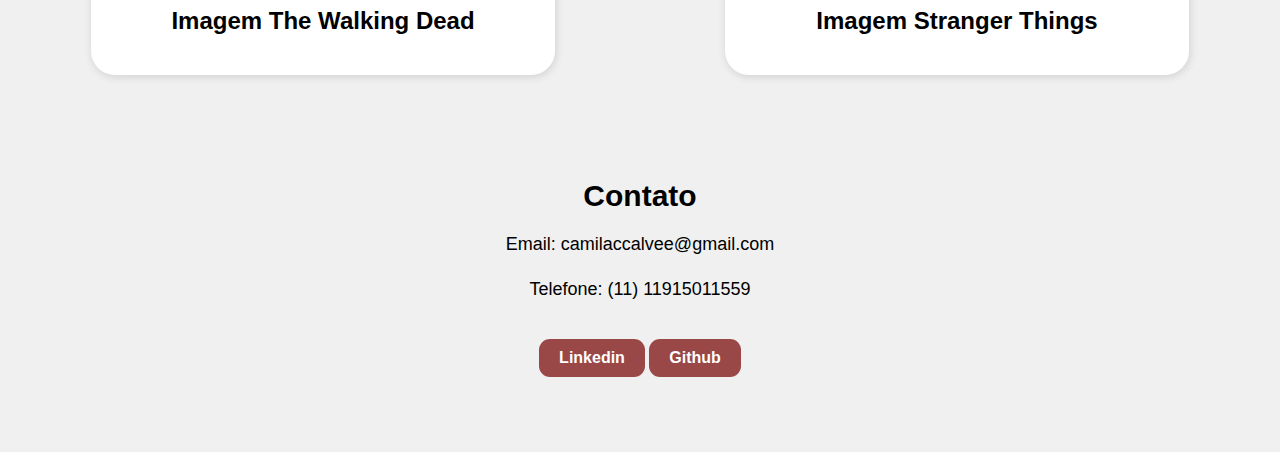
<file: serie.html>
<!DOCTYPE html>
<html lang="pt-br">
<head>
    <meta charset="UTF-8">
    <meta name="viewport" content="width=device-width, initial-scale=1.0">
    <title>Séries</title>
    <link rel="stylesheet" href="serie.css">
</head>
<body>

    <header>
        <div class="header-content">
            <div class="callvac">
                <h1 class="destaque">CA<span class="logo">LLVAC</span></h1>
            </div>
            <div class="textoh1">
                <h1>Indicações de Filmes, Séries e Animes</h1>
            </div>
            <nav>
                <button class="menu-btn" aria-label="Abrir menu">
                    <span class="bar"></span>
                    <span class="bar"></span>
                    <span class="bar"></span>
                </button>
                <div class="menu-dropdown">
                    <a href="index.html">Início</a>
                    <a href="filme.html">Filmes</a>
                    <a href="serie.html">Séries</a>
                    <a href="anime.html">Animes</a>
                </div>
            </nav>
        </div>
    </header>

    <main class="main-serie">
        <div class="container">
            <div class="box">
                <h2>Game of Thrones (2011-2019)</h2>
                <img src="imagens/game_of_thrones.jpg" alt="">
                <p>Game of Thrones é uma série de televisão americana criada por David Benioff e D.B. Weiss para a HBO. Baseada na série de livros "As Crônicas de Gelo e Fogo", de George R. R. Martin, a série foi ao ar de 17 de abril de 2011 a 19 de maio de 2019, totalizando oito temporadas.</p>
                <p>A trama é ambientada nos Sete Reinos de Westeros e segue várias famílias nobres enquanto lutam pelo controle do Trono de Ferro. A série é conhecida por suas complexas tramas políticas, personagens moralmente ambíguos e cenas de batalha épicas.</p>
                <a class="botao" href="https://youtu.be/bjqEWgDVPe0?si=yflZiOZxMHtNyKkr">Trailer</a>
               
            </div>

            <div class="box">
                <h2>Breaking Bad (2008-2013)</h2>
                <img src="imagens/breaking_bad.jpg" alt="">
                <p>Breaking Bad é uma série de televisão americana criada por Vince Gilligan. A série foi ao ar de 20 de janeiro de 2008 a 29 de setembro de 2013, totalizando cinco temporadas. A trama segue Walter White, um professor de química que se torna fabricante de metanfetamina após ser diagnosticado com câncer de pulmão.</p>
                <p>A série é aclamada por sua narrativa envolvente, desenvolvimento de personagens e exploração de temas como moralidade, família e a luta pelo poder.</p>
                <a class="botao" href="https://youtu.be/_-Nv0JOcGxg?si=fD9M_UAa5sFOpKhD">Trailer</a>
            </div>

            <div class="box">
                <h2>Prison Break (2005-2017)</h2>
                <img src="imagens/prision_break.webp" alt="">
                <p>Prison Break é uma série de televisão americana criada por Paul Scheuring. A série foi ao ar de 29 de agosto de 2005 a 30 de maio de 2017, totalizando cinco temporadas. A trama segue Michael Scofield, um engenheiro estrutural que se infiltra na prisão onde seu irmão, Lincoln Burrows, está condenado à morte por um crime que não cometeu.</p>
                <p>A série é conhecida por seus enredos intrincados, reviravoltas surpreendentes e desenvolvimento de personagens, explorando temas como lealdade, sacrifício e a luta contra o sistema.</p>
                <a class="botao" href="https://youtu.be/C2ssQOyVJqQ?si=80Fq7FeQoBIe-9ZU">Trailer</a>
            </div>

            <div class="box">
                <h2>Grey's Anatomy (2005-presente)</h2>
                <img src="imagens/greys-anatomy.avif" alt="">
                <p>Grey's Anatomy é uma série de televisão americana criada por Shonda Rhimes. A série estreou em 27 de março de 2005 e continua em produção, totalizando 18 temporadas até o momento. A trama se passa em um hospital de Seattle e segue a vida de médicos residentes, suas relações pessoais e profissionais, e os desafios que enfrentam no ambiente hospitalar.</p>
                <p>A série é conhecida por seu elenco diversificado, enredos emocionais e representação realista de questões médicas e éticas.</p>
                <a class="botao" href="https://youtu.be/2wqzcLyaU8c?si=ubHxXyqaZlsvUIAp">Trailer</a>
            </div>

            <div class="box">
                <h2>The Walking Dead (2010-2022)</h2>
                <img src="imagens/the_walking_dead.jpg" alt="">
                <p>The Walking Dead é uma série de televisão americana de drama e terror pós-apocalíptico criada por Frank Darabont. Baseada na série de quadrinhos homônima de Robert Kirkman, Tony Moore e Charlie Adlard, a série estreou em 31 de outubro de 2010 e foi concluída em 20 de novembro de 2022, após 11 temporadas.</p>
                <p>A trama segue um grupo de sobreviventes em um mundo dominado por zumbis, enquanto lutam para permanecer vivos e encontrar segurança em meio ao colapso da sociedade. A série explora temas como a moralidade, a natureza humana e a luta pela sobrevivência em circunstâncias extremas.</p>
                <a class="botao" href="https://youtu.be/SgmeUg-OxSU?si=XGQetlcISCE17Mlq">Trailer</a>
            </div>

              <div class="box">
                <h2>Stranger Things (2016-presente)</h2>
                <img src="imagens/stranger-things.webp" alt="">
                <p>Stranger Things é uma série de televisão americana de ficção científica e terror criada pelos irmãos Duffer. A série estreou na Netflix em 15 de julho de 2016 e rapidamente se tornou um fenômeno cultural. A trama se passa na década de 1980 na cidade fictícia de Hawkins, Indiana, e segue um grupo de crianças que se deparam com eventos sobrenaturais e experimentos secretos do governo.</p>
                <p>A série é conhecida por suas referências à cultura pop dos anos 80, seu elenco talentoso e sua narrativa envolvente, que mistura elementos de suspense, horror e amizade.</p>
                <a class="botao" href="https://youtu.be/RMmGQNNl164?si=ztv0gKggm8pxSU1X">Trailer</a>
            </div>

        </div>
    </main>

    <main class="informacoes">
        <h3>Da onde eu peguei as informações? Ta tudo aqui:</h2>
        <div class="container2">
            <a href="https://www.adorocinema.com/series-tv/melhores/?page=2" class="box2">
                <h2>Site: Adoro Cinema</h2>
            </a>
            <a href="https://www.imdb.com/pt/" class="box2">
                <h2>Site:IMDb</h2>
            </a>
            <a href="https://cdn.observatoriodocinema.com.br/2025/05/Parte-do-elenco-de-Game-of-Thrones-1024x596.jpg" class="box2">
                <h2>Imagem Game of Thrones</h2>
            </a>
            <a href="https://occ-0-8407-2218.1.nflxso.net/dnm/api/v6/E8vDc_W8CLv7-yMQu8KMEC7Rrr8/AAAABXBg5ew9sDhmGW93rZcxuMjeUSFh-pWE3kagKRZ3wII9tFLsWwHquDh-B9DlNzmEGzMVlAtiSopgA_K69RUl8yzGaG10fuKqEDuY.jpg?r=776" class="box2">
                <h2>Imagem Breaking Bad</h2>
            </a>
            <a href="https://occ-0-8407-2219.1.nflxso.net/dnm/api/v6/Qs00mKCpRvrkl3HZAN5KwEL1kpE/AAAABUaMFyRP15OajINlQ2JNRS6ig26Gy8l9ItNdaodHl1iBHGGAsY5MaK0IyxZX69cADj-fkgczz01pg4Nfj0CJ9Gfpcnf9uhgSAk2J.webp?r=dbe" class="box2">
                <h2>Imagem Prison Break</h2>
            </a>
            <a href="https://s2-oglobo.glbimg.com/elkKzOFxObbC8JtyaWczi0xPQ1I=/0x0:659x480/888x0/smart/filters:strip_icc()/i.s3.glbimg.com/v1/AUTH_da025474c0c44edd99332dddb09cabe8/internal_photos/bs/2024/P/N/CXthYSTsKJmFJBZnGoyw/84471242-greys-anatomy.jpg" class="box2">
                <h2>Imagem Grey's Anatomy</h2>
            </a>
            <a href="https://occ-0-8407-2219.1.nflxso.net/dnm/api/v6/E8vDc_W8CLv7-yMQu8KMEC7Rrr8/AAAABRb2op9IQe5zvimBMdPciujvsqa-YpB_Y0esd81vTYOrowq1uX_O-t1EF1U90nddQUHFYacb_zFTIXph1sNkE2goLe4HMnMt5TX5.jpg?r=a57" class="box2">
                <h2>Imagem The Walking Dead</h2>
            </a>
            <a href="https://cinemaeafins.com.br/wp-content/uploads/2025/07/stranger-things-5-temporada-final.webp" class="box2">
                <h2>Imagem Stranger Things</h2>
            </a>
           
        </div>
    </main>


     <div class="contato">
        <h2>Contato</h2>
        <p>Email: camilaccalvee@gmail.com</p>
        <p>Telefone: (11) 11915011559</p>
        <br>

        <div class="link">
            <a href="https://www.linkedin.com/in/camila-calve-jorge-470194352?utm_source=share&utm_campaign=share_via&utm_content=profile&utm_medium=ios_app">Linkedin</a>
        </div>

        <div class="link">
            <a href="https://github.com/CamilaCalve">Github</a>
        </div>
    </div>
    
</body>
</html>
</file>
<file: style.css>
body {  
    font-family: Arial, sans-serif;  
    background-color: #f0f0f0;  
    margin: 0;  
    padding: 0;  
}

header {
    background-color: #000000;
    color: white;
    box-shadow: 0 2px 8px rgba(0,0,0,0.08);
    width: 100%;

}

.header-content {
    display: flex;
    align-items: center;
    justify-content: space-between;
    max-width: 1200px;
    margin: 0 auto;
    padding: 10px 20px;
}

.callvac {
    text-align: left;
    margin-left: 0;
}

.destaque{
    color: brown;
}

.logo{
    color: white;
}

nav {
    position: relative;
    text-align: right;
    margin-left: auto;
    padding: 10px;
    margin-top: 15px;
}

.menu-btn {
    background: none;
    border: none;
    cursor: pointer;
    outline: none;
    display: flex;
    flex-direction: column;
    justify-content: center;
    align-items: center;
    width: 40px;
    height: 40px;
    padding: 0;
}
.menu-btn .bar {
    display: block;
    width: 28px;
    height: 4px;
    margin: 3px 0;
    background-color: white;
    border-radius: 2px;
    transition: 0.3s;
}

.menu-dropdown {
    display: none;
    position: absolute;
    right: 0;
    background: #222;
    border-radius: 5px;
    box-shadow: 0 2px 8px rgba(0,0,0,0.2);
    min-width: 120px;
    z-index: 10;
}
.menu-dropdown a {
    display: block;
    color: white;
    padding: 10px 20px;
    text-decoration: none;
    transition: background 0.2s;
}
.menu-dropdown a:hover {
    background: #444;
}

nav:hover .menu-dropdown,
nav:focus-within .menu-dropdown {
    display: block;
}

.textoh1 {
    text-align: center;
    flex: 1;
}

.paragrafo {
    margin: 60px auto 20px auto;
    max-width: 800px;
    background: #fff;
    border-radius: 16px;
    box-shadow: 0 2px 12px rgba(0,0,0,0.07);
    padding: 32px 36px;
    text-align: justify;
}

.destaque-main strong {
    color: #b22222;
    font-size: 1.2em;
}

.container {
    display: flex;
    justify-content: center;
    gap: 32px;
    margin: 40px 0;
}

.box {
    background-color: white;
    border-radius: 20px;
    box-shadow: 1px 2px 12px rgba(0, 0, 0, 0.13);
    text-align: center;
    width: 340px;
    transition: transform 0.3s, box-shadow 0.3s;
    padding-bottom: 18px;
}
.box:hover {
    transform: translateY(-10px) scale(1.03);
    box-shadow: 0 8px 24px rgba(0,0,0,0.18);
}

img {
    width: 90%;
    height: 200px;
    margin-top: 20px;
    border-radius: 10px;
    object-fit: cover;
    box-shadow: 0 2px 8px rgba(0,0,0,0.08);
}

.contato {
    margin: 40px 0;
    padding: 20px;
    border-radius: 8px;
    text-align: center;
}

.contato h2 {
    font-size: 30px;
    color: black;
    margin-bottom: 15px;
}

.contato p {
    font-size: 18px;
    line-height: 1.5;
}

.link {
    display: inline-block;
    text-decoration: none;
    padding: 10px 20px;
    font-weight: bold;
    color: black;
    background-color: rgb(153, 71, 71);
    margin-bottom: 15px;
    border-radius: 11px;
}

.link a {
    color: white;
    text-decoration: none;
}

@media (max-width: 900px) {
    .header-content {
        flex-direction: column;
        gap: 10px;
        padding: 10px 5px;
    }
    .container {
        flex-direction: column;
        align-items: center;
        gap: 24px;
    }
    .paragrafo {
        margin: 32px 8px 20px 8px;
        padding: 20px 10px;
    }
}
</file>
<file: anime.css>
body {  
    font-family: Arial, sans-serif;  
    background-color: #f0f0f0;  
    margin: 0;  
    padding: 0;  
}

header {  
    background-color: #000000;  
    color: white;  
    padding: 10px;
    text-align: center;  
    display: flex;
}

.callvac{
    text-align: left;
    margin-left: 20px;
}

.destaque{
    color: brown;
}

.logo{
    color: white;
}

nav {
    position: relative;
    text-align: right;
    margin-left: auto;
    padding: 10px;
    margin-top: 15px;
}

.menu-btn {
    background: none;
    border: none;
    cursor: pointer;
    outline: none;
    display: flex;
    flex-direction: column;
    justify-content: center;
    align-items: center;
    width: 40px;
    height: 40px;
    padding: 0;
}
.menu-btn .bar {
    display: block;
    width: 28px;
    height: 4px;
    margin: 3px 0;
    background-color: white;
    border-radius: 2px;
    transition: 0.3s;
}

.menu-dropdown {
    display: none;
    position: absolute;
    right: 0;
    background: #222;
    border-radius: 5px;
    box-shadow: 0 2px 8px rgba(0,0,0,0.2);
    min-width: 120px;
    z-index: 10;
}
.menu-dropdown a {
    display: block;
    color: white;
    padding: 10px 20px;
    text-decoration: none;
    transition: background 0.2s;
}
.menu-dropdown a:hover {
    background: #444;
}

nav:hover .menu-dropdown,
nav:focus-within .menu-dropdown {
    display: block;
}

.textoh1{
    text-align: center;
    width: 100%;
}
</file>
<file: filme.css>
body {  
    font-family: Arial, sans-serif;  
    background-color: #f0f0f0;  
    margin: 0;  
    padding: 0;  
}

header {  
    background-color: #000000;  
    color: white;  
    padding: 10px;
    text-align: center;  
    display: flex;
}

.callvac{
    text-align: left;
    margin-left: 20px;
}

.destaque{
    color: brown;
}

.logo{
    color: white;
}

nav {
    position: relative;
    text-align: right;
    margin-left: auto;
    padding: 10px;
    margin-top: 15px;
}

.menu-btn {
    background: none;
    border: none;
    cursor: pointer;
    outline: none;
    display: flex;
    flex-direction: column;
    justify-content: center;
    align-items: center;
    width: 40px;
    height: 40px;
    padding: 0;
}
.menu-btn .bar {
    display: block;
    width: 28px;
    height: 4px;
    margin: 3px 0;
    background-color: white;
    border-radius: 2px;
    transition: 0.3s;
}

.menu-dropdown {
    display: none;
    position: absolute;
    right: 0;
    background: #222;
    border-radius: 5px;
    box-shadow: 0 2px 8px rgba(0,0,0,0.2);
    min-width: 120px;
    z-index: 10;
}
.menu-dropdown a {
    display: block;
    color: white;
    padding: 10px 20px;
    text-decoration: none;
    transition: background 0.2s;
}
.menu-dropdown a:hover {
    background: #444;
}

nav:hover .menu-dropdown,
nav:focus-within .menu-dropdown {
    display: block;
}

.textoh1{
    text-align: center;
    width: 100%;
}
</file>
<file: serie.css>
body {  
    font-family: Arial, sans-serif;  
    background-color: #f0f0f0;  
    margin: 0;  
    padding: 0;  
}

header {
    background-color: #000000;
    color: white;
    box-shadow: 0 2px 8px rgba(0,0,0,0.08);
    width: 100%;

}

.header-content {
    display: flex;
    align-items: center;
    justify-content: space-between;
    max-width: 1200px;
    margin: 0 auto;
    padding: 10px 20px;
}

.callvac {
    text-align: left;
    margin-left: 0;
}

.destaque{
    color: brown;
}

.logo{
    color: white;
}

nav {
    position: relative;
    text-align: right;
    margin-left: auto;
    padding: 10px;
    margin-top: 15px;
}

.menu-btn {
    background: none;
    border: none;
    cursor: pointer;
    outline: none;
    display: flex;
    flex-direction: column;
    justify-content: center;
    align-items: center;
    width: 40px;
    height: 40px;
    padding: 0;
}
.menu-btn .bar {
    display: block;
    width: 28px;
    height: 4px;
    margin: 3px 0;
    background-color: white;
    border-radius: 2px;
    transition: 0.3s;
}

.menu-dropdown {
    display: none;
    position: absolute;
    right: 0;
    background: #222;
    border-radius: 5px;
    box-shadow: 0 2px 8px rgba(0,0,0,0.2);
    min-width: 120px;
    z-index: 10;
}
.menu-dropdown a {
    display: block;
    color: white;
    padding: 10px 20px;
    text-decoration: none;
    transition: background 0.2s;
}
.menu-dropdown a:hover {
    background: #444;
}

nav:hover .menu-dropdown,
nav:focus-within .menu-dropdown {
    display: block;
}

.textoh1 {
    text-align: center;
    flex: 1;
}

.container {
    display: grid;
    grid-template-columns: repeat(2, 1fr);
    gap: 28px;
    padding: 20px;
    justify-items: center;
    align-items: stretch; /* força todas as boxes a terem a mesma altura */
}

.box {
    background: white;
    border-radius: 24px;
    width: 90%;
    box-shadow: 1px 2px 8px rgba(0,0,0,0.13);
    margin: 0 auto;
    padding: 20px;
    text-align: center;
    transition: transform 0.3s, box-shadow 0.3s;
    display: flex;
    flex-direction: column;     /* organiza conteúdo em coluna */
}

.box img {
    width: 100%;
    max-width: 580px;
    height: 360px;
    object-fit: cover;
    border-radius: 10px;
    margin-bottom: 12px;
    box-shadow: 0 1px 6px rgba(0,0,0,0.07);
}

.botao{
    display: inline-block;
    padding: 10px 20px;
    margin-top: 25px;
    width: 540px;
    background-color: #000000;
    color: white;
    text-decoration: none;
    border-radius: 5px;
    transition: background-color 0.3s;
}

.botao:hover {
    background-color: #444;
}

.main-serie p {
    font-size: 16px;
    line-height: 1.5;
    margin: 20px 20px 0 23px;
    text-align: justify;
    flex-grow: 1;
}

.informacoes h3{
    text-align: center;
    margin-top: 100px;
    margin-bottom: 20px;
    font-size: 23px;
}

.box2{
    background: white;
    border-radius: 24px;
    width: 70%;
    box-shadow: 1px 2px 8px rgba(0,0,0,0.13);
    margin: 0 auto;
    padding: 20px;
    text-align: center;
    transition: transform 0.3s, box-shadow 0.3s;
}

.container2 {
    display: grid;
    grid-template-columns: repeat(2, 1fr);
    gap: 28px;
    padding: 20px;
    justify-items: center;
}

.container2 a{
    text-decoration: none;
    color: black;
}

.box2:hover {
    transform: translateY(-10px) scale(1.03);
    box-shadow: 0 8px 24px rgba(0,0,0,0.18);
    color: brown;
}

.contato {
    margin: 40px 0;
    padding: 20px;
    border-radius: 8px;
    text-align: center;
}

.contato h2 {
    font-size: 30px;
    color: black;
    margin-bottom: 15px;
}

.contato p {
    font-size: 18px;
    line-height: 1.5;
}

.link {
    display: inline-block;
    text-decoration: none;
    padding: 10px 20px;
    font-weight: bold;
    color: black;
    background-color: rgb(153, 71, 71);
    margin-bottom: 15px;
    border-radius: 11px;
}

.link a {
    color: white;
    text-decoration: none;
}



@media (max-width: 768px) {
    .container {
        display: inline-block;
    }
    .container2 {
        grid-template-columns: 1fr; 
    }       

    .box img {
        height: auto;
    }   
    .botao {
        width: 100%;
        box-sizing: border-box;
    }       
    .box {
        width: 100%;
        box-sizing: border-box;
        padding: 10px;
        margin-bottom: 20px; 
    }
    .box2 {
        width: 100%;
        padding: 10px;
    }
    .main-filme p {
        margin: 20px;
    }
    .header-content {
        flex-direction: column;
        align-items: flex-start;
        gap: 10px;
    }
    nav {
        margin-top: 0;
        text-align: left;
        width: 100%;
    }
    .textoh1 {
        text-align: left;
    }
    .callvac {
        text-align: left;
        margin-left: 0;
    }
    .logo {
        text-align: left;
        margin-left: 0;
    }

}
</file>
